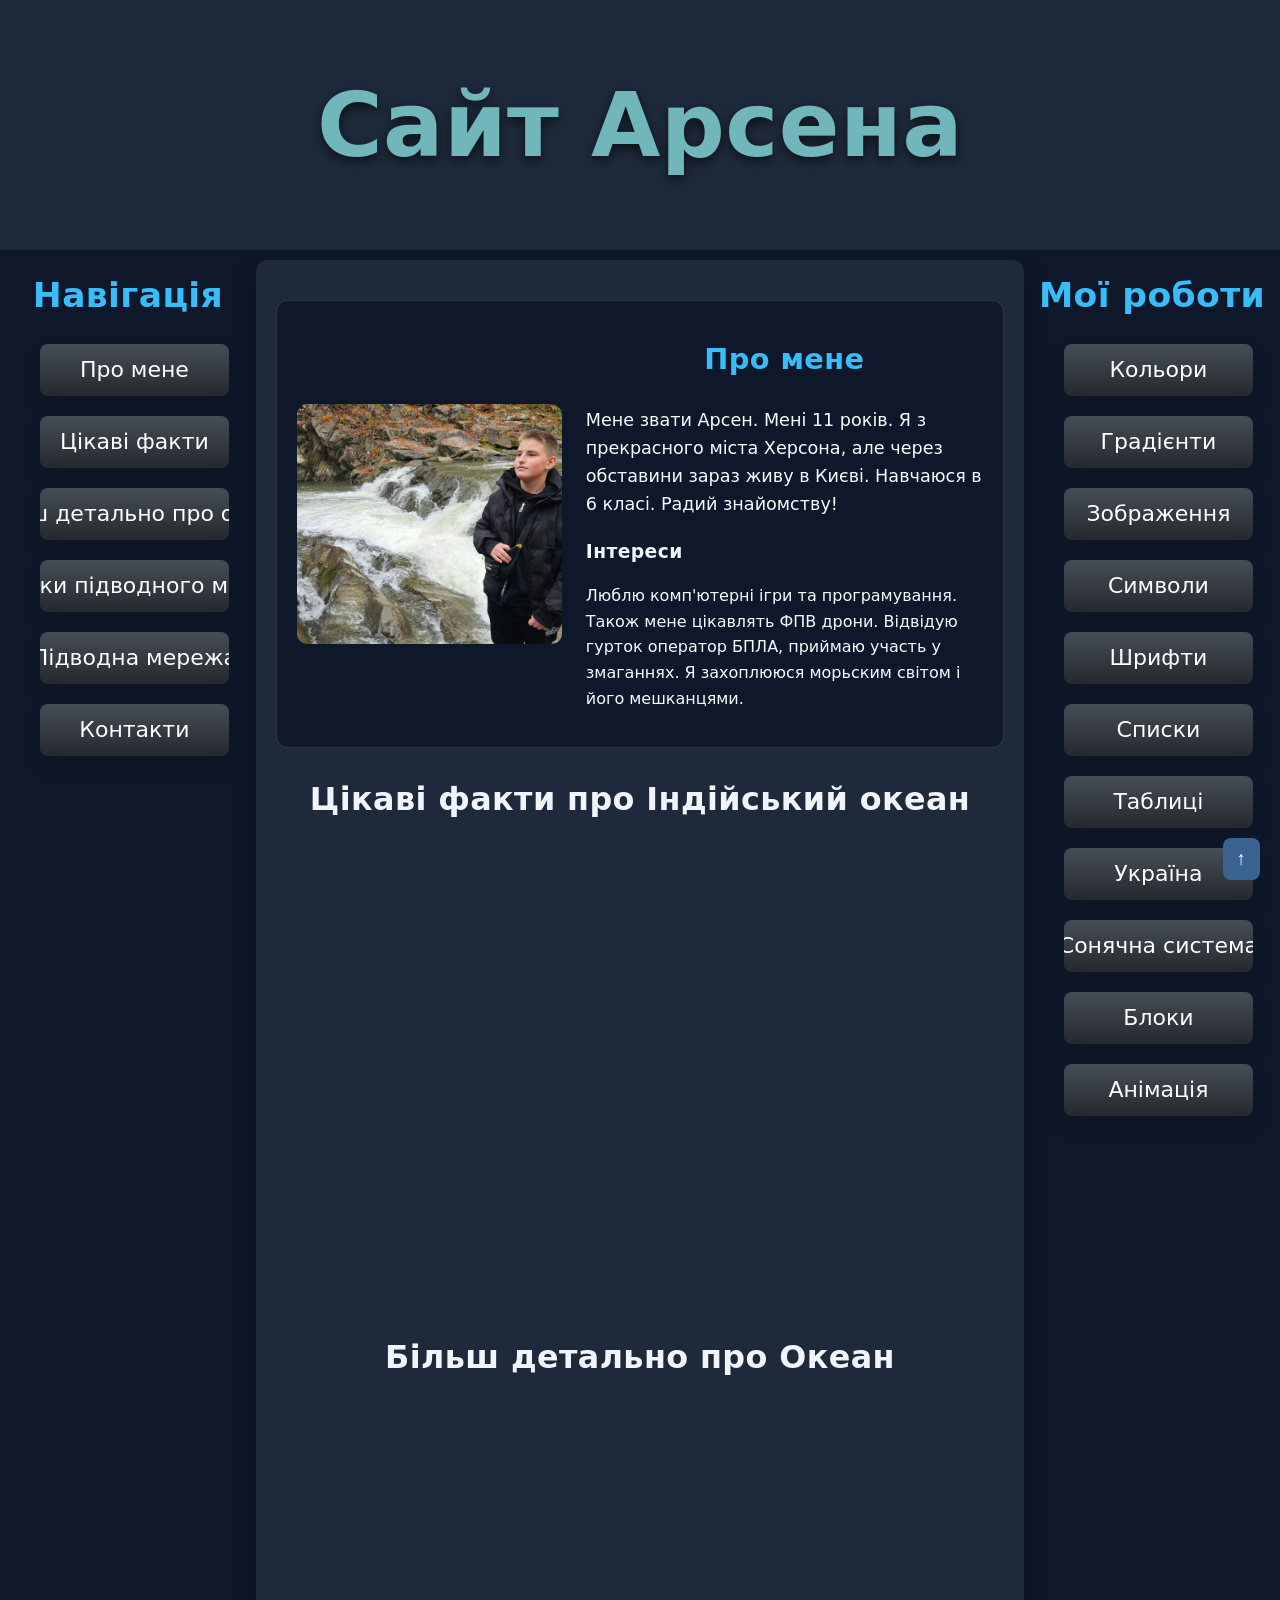
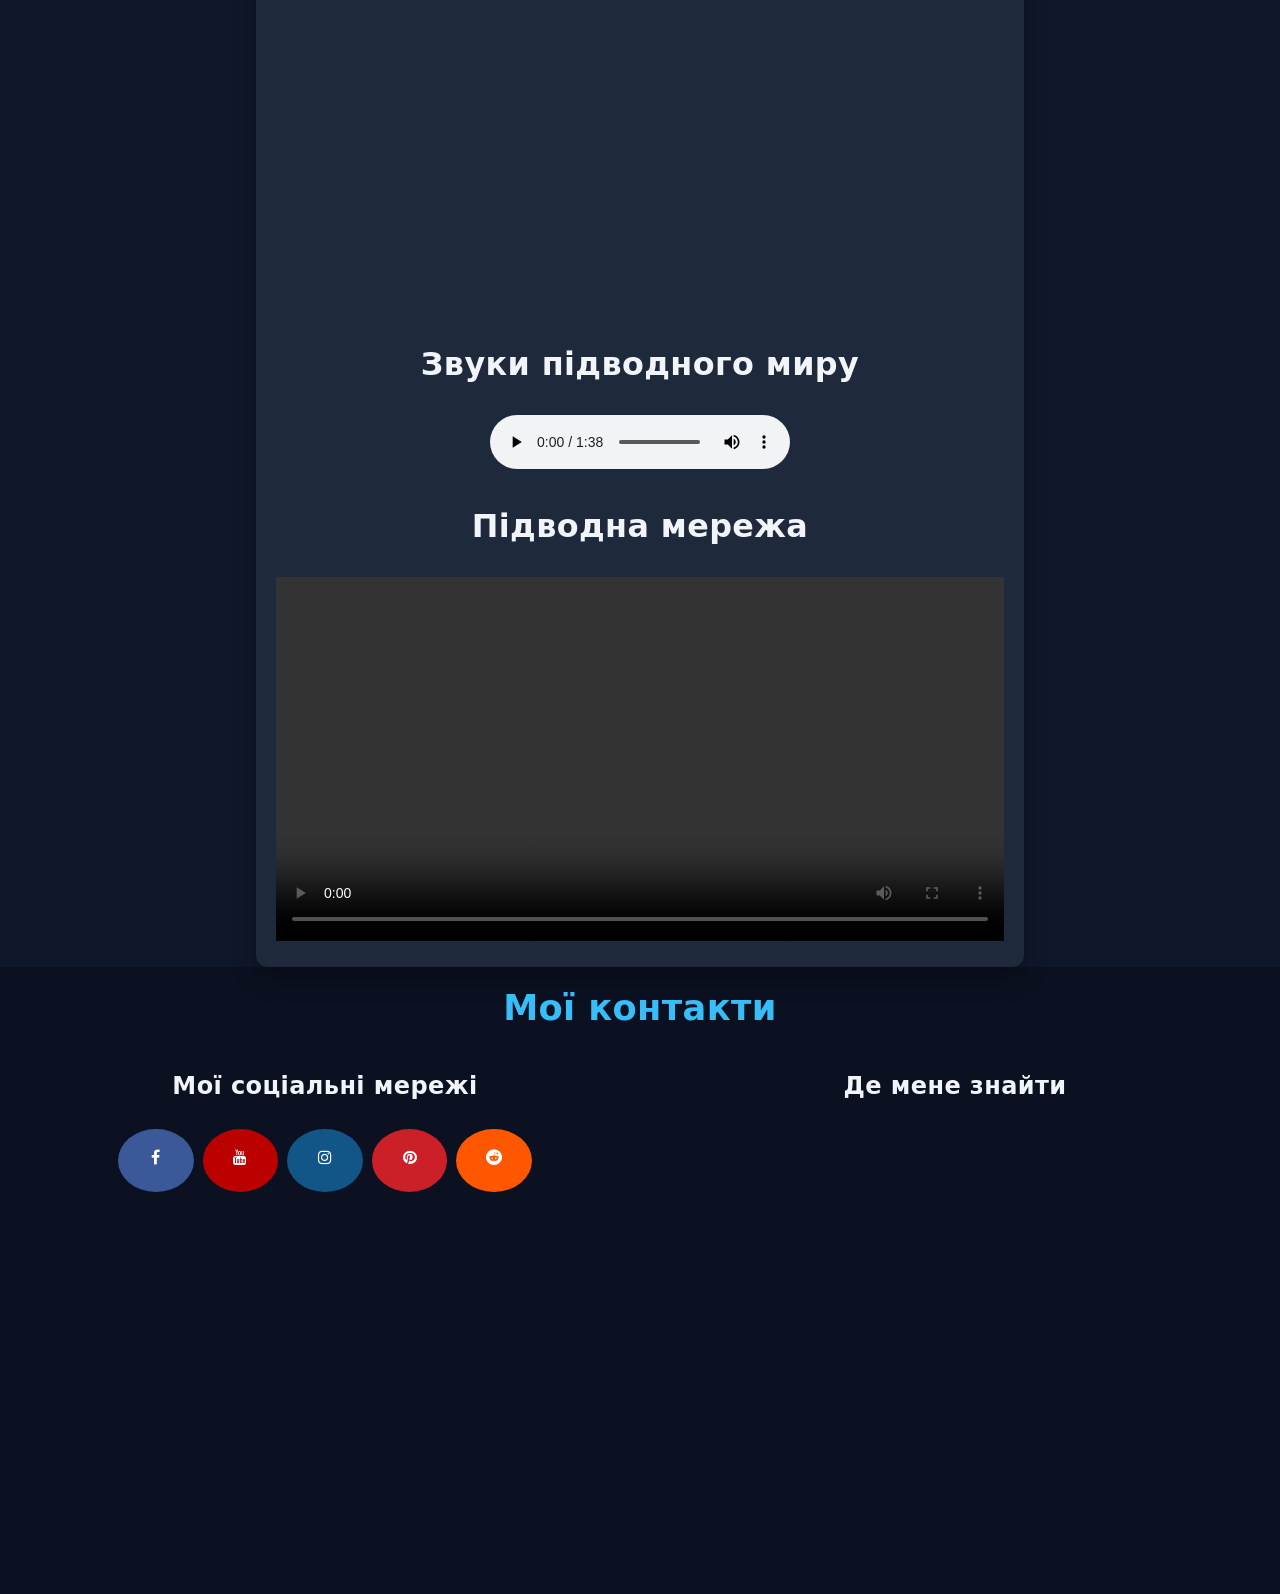
<file: index.html>
<!DOCTYPE html>
<html lang="en">
<head>
    <meta charset="UTF-8">
    <meta name="viewport" content="width=device-width, initial-scale=1.0">
    <title>Мій сайт</title>
    <link rel="stylesheet" href="site.css">
    <link rel="shortcut icon" href="images/android-chrome-512x512.png" >
    <link rel="stylesheet" href="https://cdnjs.cloudflare.com/ajax/libs/font-awesome/4.7.0/css/font-awesome.min.css">

</head>
<body>
    <header>
        <div class="bgvideo">
        <h1>Сайт Арсена</h1>
        <video src="video/lv_0_20261109210915.mp4" type="video/mp4" autoplay muted loop></video>
        </div>
    </header>
    <div class="page-layout">
    <nav>
        <h2>Навігація</h2>
<a href="#about-me"><button class="button-84">Про мене</button></a>
<a href="#Про Індійський океан"><button class="button-84">Цікаві факти</button></a>
<a href="#Про Океан"><button class="button-84">Більш детально про океан</button></a>
<a href="#Звуки Океану"><button class="button-84">Звуки підводного миру</button></a>
<a href="#Моє відео"><button class="button-84">Підводна мережа</button></a>
<a href="#contacts"><button class="button-84">Контакти</button></a>

    </nav>
    <main>
        <section id="about-me">
            
            <div class="about-content">
                <div class="about-photo-placeholder" role="img" aria-label="Місце для твого фото">
                    <img class="about-photo" src="images/photo_2026-11-06_23-38-37.jpg" alt="Моє фото">
                </div>
                <div class="about-description">
                    <h2 id="aboutmeex">Про мене</h2>
                    <p id="aboutme">Мене звати Арсен. Мені 11 років. Я з прекрасного міста Херсона, але через обставини зараз живу в Києві. Навчаюся в 6 класі. Радий знайомству!</p>
                    <h3 id="interests">Інтереси</h3>
                    <p>Люблю комп'ютерні ігри та програмування. Також мене цікавлять ФПВ дрони. Відвідую гурток оператор БПЛА, приймаю участь у змаганнях. Я захоплююся морьским світом і його мешканцями.</p>
                </div>
            </div>
        </section>
        <section id="Про Індійський океан" class="ocean">
            <h3>Цікаві факти про Індійський океан</h3>
           <iframe width="100%" height="450" src="https://www.youtube.com/embed/6gC5rIG_fLQ" title="INDIAN OCEAN. Record holder among the oceans" frameborder="0" allow="accelerometer; autoplay; clipboard-write; encrypted-media; gyroscope; picture-in-picture; web-share" referrerpolicy="strict-origin-when-cross-origin" allowfullscreen></iframe>
        </section>
        <section id="Про Океан" class="about-ocean">
            <h3>Більш детально про Океан</h3>
            <iframe width="100%" height="500" src="https://uk.wikipedia.org/wiki/%D0%9E%D0%BA%D0%B5%D0%B0%D0%BD" frameborder="0"></iframe>
        </section>
        <section id="Звуки Океану" class="ocean-sounds">
            <h3>Звуки підводного миру</h3>
            <audio src="audio/38955a09de5f71d.mp3" controls></audio>
        </section>
        <section id="Моє відео" class="video-section">
            <h3> Підводна мережа</h3>
            <video controls width="100%">
                <source src="video/video_2026-11-06_22-08-20.mp4" type="video/mp4">
            </video>
        </section>
    </main>
    <aside id="myworks">
        <h2>Мої роботи</h2>
        <a href="работы/base.html" target="_blank"><button class="button-84">Кольори</button></a>
        <a href="работы/gradients.html" target="_blank"><button class="button-84">Градієнти</button></a>
        <a href="работы/image.html" target="_blank"><button class="button-84">Зображення</button></a>
        <a href="работы/symbols.html" target="_blank"><button class="button-84">Символи</button></a>
        <a href="работы/fonts.html" target="_blank"><button class="button-84">Шрифти</button></a>
        <a href="работы/font.html" target="_blank"><button class="button-84">Списки</button></a>
        <a href="работы/table.html" target="_blank"><button class="button-84">Таблиці</button></a>
        <a href="работы/text.html"target="_blank"><button class="button-84">Україна</button></a>
        <a href="работы/map.html" target="_blank"><button class="button-84">Сонячна система</button></a>
        <a href="работы/blocks.html" target="_blank"><button class="button-84">Блоки</button></a>
        <a href="работы/animation.html" target="_blank"><button class="button-84">Анімація</button></a>




    </aside>
    </div>

    <a class="back-to-top" href="#top">↑</a>
    
    <footer id="contacts">
        <h2 class="mycontext">Мої контакти</h2>
         <section class="mc" id="mysocialmidea">
    <h3 class="myconh3">Мої соціальні мережі</h3>

    <a href="https://www.facebook.com/profile.php?id=61596025631586" class="fa fa-facebook" target="_blank"></a>       
    <a href="https://www.youtube.com/@dvwvert" class="fa fa-youtube" target="_blank"></a>
    <a href="https://www.instagram.com/xaar.ol/" class="fa fa-instagram" target="_blank"></a>
    <a href="https://www.pinterest.com/arsen237256/" class="fa fa-pinterest" target="_blank"></a>
    <a href="https://www.reddit.com/user/Dry-Arm-9119/" class="fa fa-reddit" target="_blank"></a>

         </section>
         <section class="mc" id="whereyoucanfindme">
            <h3 class="myconh3">Де мене знайти</h3>
            <iframe src="https://www.google.com/maps/embed?pb=!1m18!1m12!1m3!1d2739.3744262457203!2d32.594188076773186!3d46.63911965428371!2m3!1f0!2f0!3f0!3m2!1i1024!2i768!4f13.1!3m3!1m2!1s0x40c41ac080024da7%3A0x38ae8cf03de8221a!2z0YPQuy4g0JrQvtC80LrQvtCy0LA!5e0!3m2!1sru!2sua!4v1793904978768!5m2!1sru!2sua" width="600" height="450" style="border:0;" allowfullscreen="" loading="lazy" referrerpolicy="strict-origin-when-cross-origin"></iframe>
         </section>
         </footer>
</body>
</html>
</file>
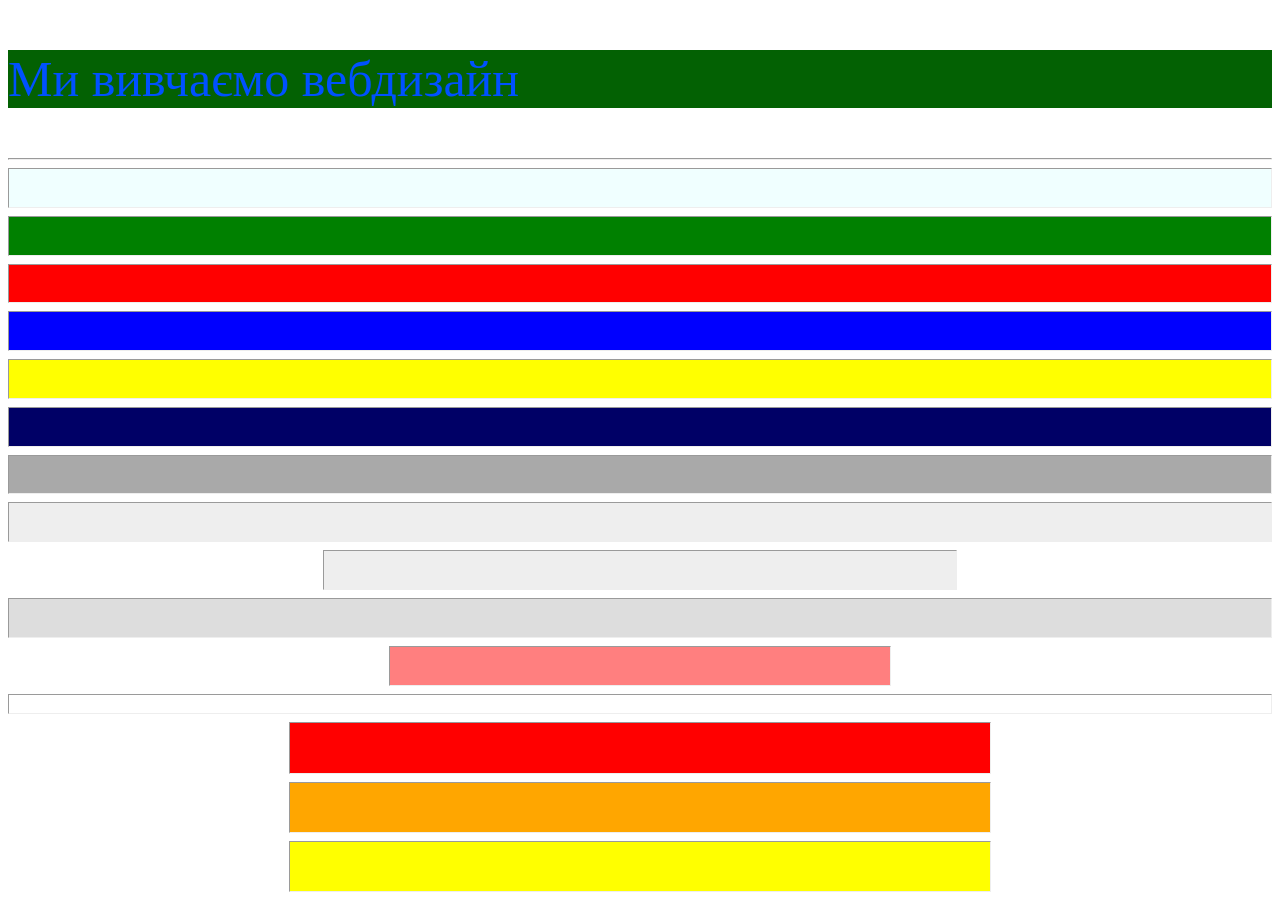
<file: работы/base.html>
<!DOCTYPE html>
<html lang="en">
<head>
    <meta charset="UTF-8">
    <meta name="viewport" content="width=device-width, initial-scale=1.0">
    <title>Ми вивчаємо вебдизайн</title>
</head>
<body style="background-color: rgb(255, 255, 255);">
    <p style="color: rgb(0, 81, 255); font-size: 50px; background-color: rgb(3, 97, 3);">Ми вивчаємо вебдизайн</p>
    <hr>
    <hr style="height: 1cm; background-color: azure;">
    <hr style="height: 1cm; background-color: green;">
    <hr style="height: 1cm; background-color: #ff0000;">
    <hr style="height: 1cm; background-color: #00f;">
    <hr style="height: 1cm; background-color: #ffff00;">
    <hr style="height: 1cm; background-color: #000066;">
    <hr style="height: 1cm; background-color: #a9a9a9;">
    <hr style="height: 1cm; background-color: #eee;">
    <hr style="height: 1cm; background-color: #eee; width: 50%;">
    <hr style="height: 1cm; background-color: #ddd;"> 
    <hr style="height: 1cm; background-color: rgba(255, 0, 0, 0.5); width: 500px;">
    <hr style="height: 0.5cm; background-color: #ffffff;">
    <hr style="height: 1.3cm; background-color: #ff0000; width: 700px;">
    <hr style="height: 1.3cm; background-color: #ffa600; width: 700px;">
    <hr style="height: 1.3cm; background-color: #ffff00; width: 700px;">
    

</body>
</html>
</file>
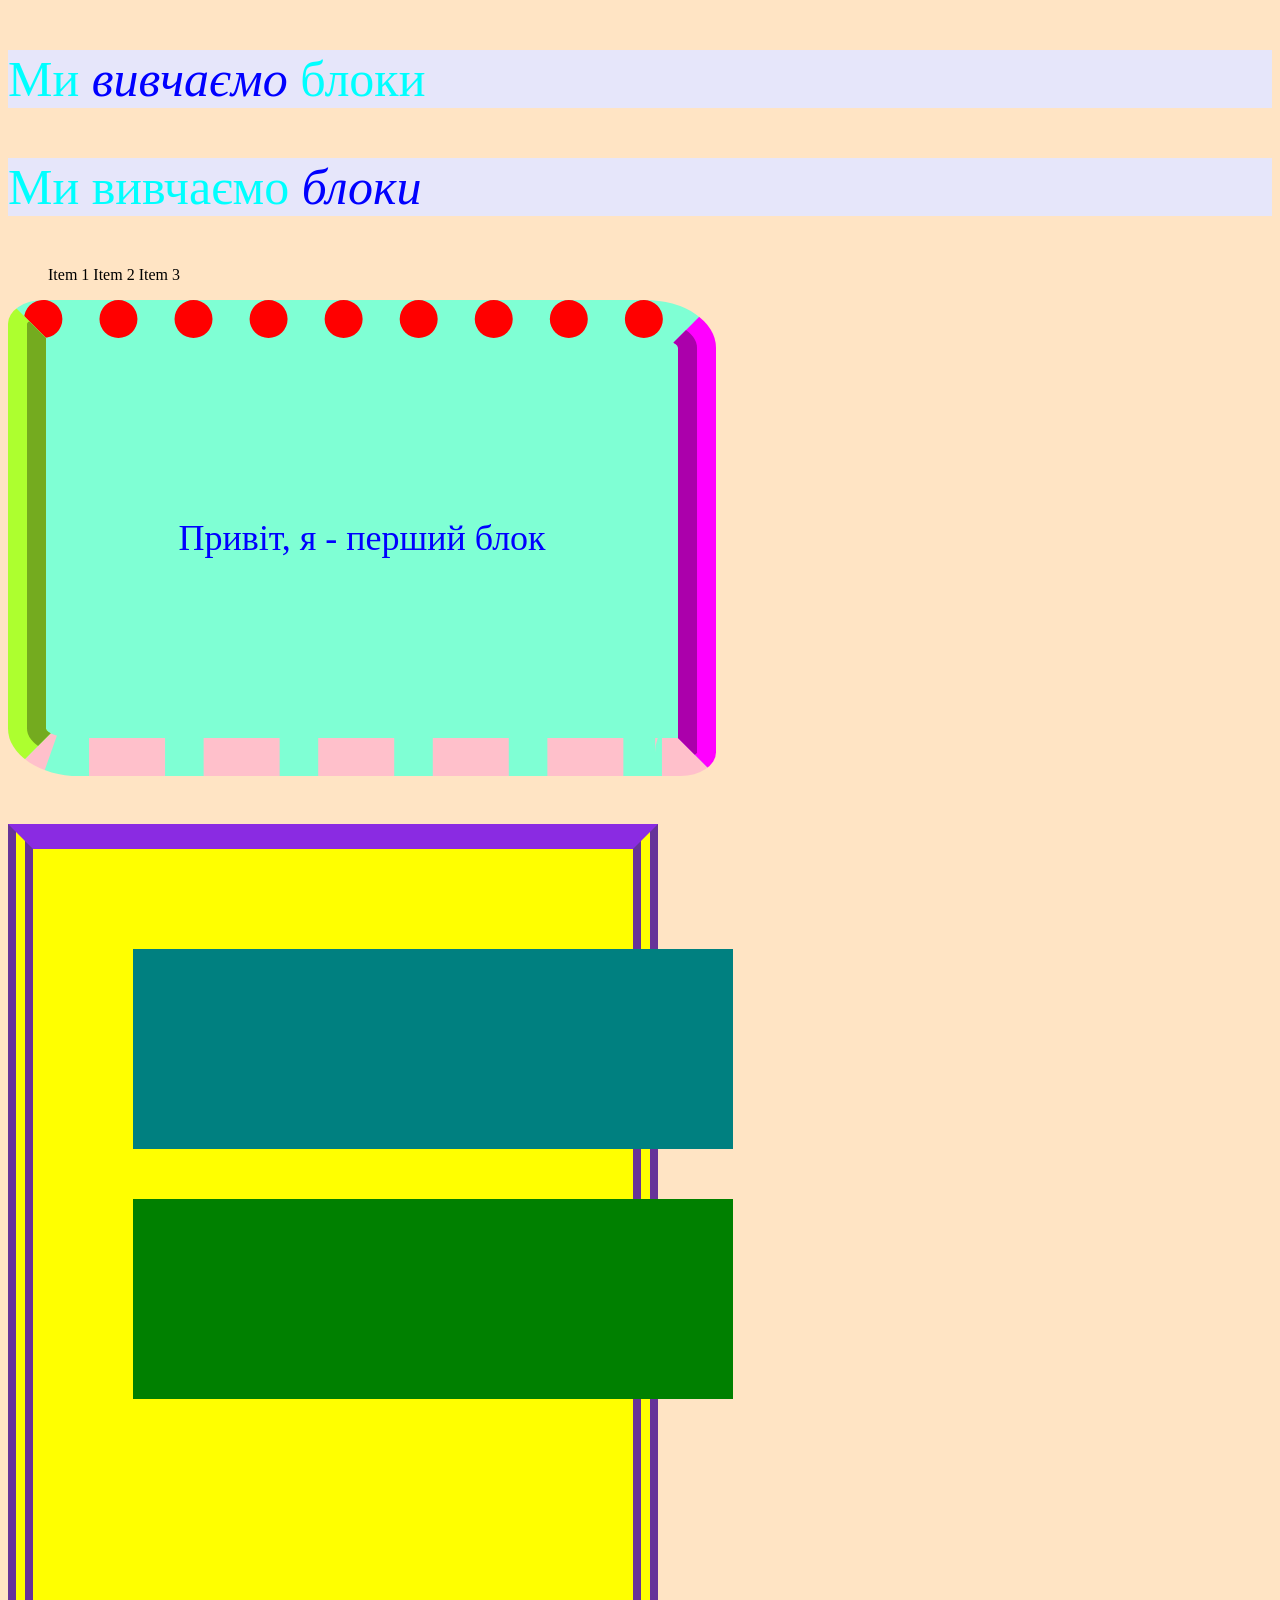
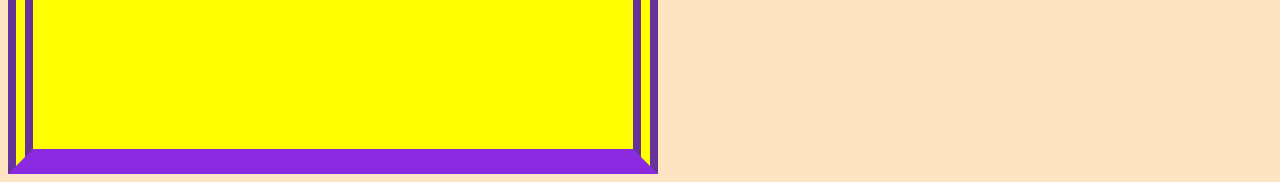
<file: работы/blocks.html>
<!DOCTYPE html>
<html lang="en">
<head>
    <meta charset="UTF-8">
    <meta name="viewport" content="width=device-width, initial-scale=1.0">
    <title>Document</title>
    <link rel="stylesheet" href="css/block.css">
</head>
<body>
    <p>Ми <span>вивчаємо</span> блоки</p>
    <p>Ми вивчаємо <span>блоки</span></p>
    <ul>
        <li>Item 1</li>
        <li>Item 2</li>
        <li>Item 3</li>
    </ul>
    <div id="first">Привіт, я - перший блок</div>
    <div id="second">
        <div id="third"> </div>
        <div id="fourth"> </div>
    </div>
    
</body>
</html>
</file>
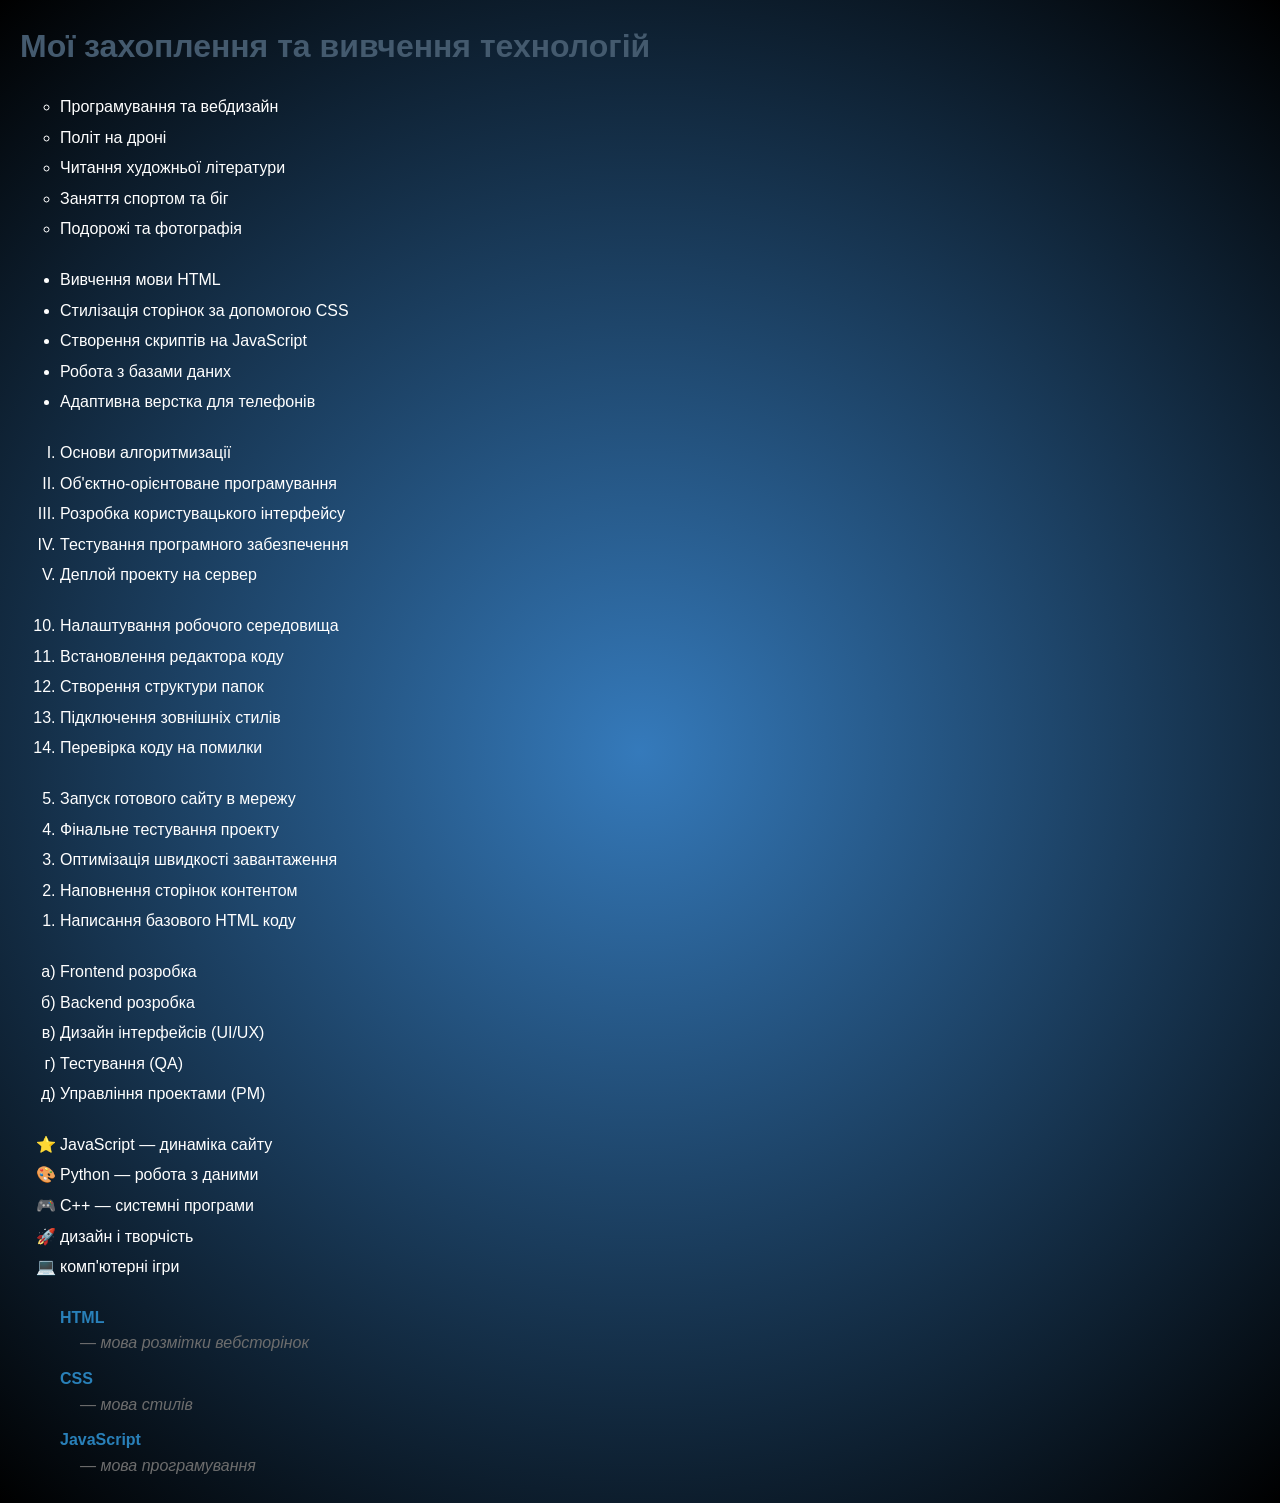
<file: работы/font.html>
<!DOCTYPE html>
<html lang="uk">
<head>
    <meta charset="UTF-8">
    <meta name="viewport" content="width=device-width, initial-scale=1.0">
    <title>Мої захоплення</title>
    <link rel="stylesheet" href="css/fonts.css">
</head>
<body>
    <h1>Мої захоплення та вивчення технологій</h1>
    <ul class="m1">
        <li>Програмування та вебдизайн</li>
        <li>Політ на дроні</li>
        <li>Читання художньої літератури</li>
        <li>Заняття спортом та біг</li>
        <li>Подорожі та фотографія</li>
    </ul>
    <ul class="m2">
        <li>Вивчення мови HTML</li>
        <li>Стилізація сторінок за допомогою CSS</li>
        <li>Створення скриптів на JavaScript</li>
        <li>Робота з базами даних</li>
        <li>Адаптивна верстка для телефонів</li>
    </ul>
    <ol class="o1">
        <li>Основи алгоритмизації</li>
        <li>Об'єктно-орієнтоване програмування</li>
        <li>Розробка користувацького інтерфейсу</li>
        <li>Тестування програмного забезпечення</li>
        <li>Деплой проекту на сервер</li>
    </ol>
    <ol class="o2" start="10">
        <li>Налаштування робочого середовища</li>
        <li>Встановлення редактора коду</li>
        <li>Створення структури папок</li>
        <li>Підключення зовнішніх стилів</li>
        <li>Перевірка коду на помилки</li>
    </ol>
    <ol class="o3" reversed>
        <li>Запуск готового сайту в мережу</li>
        <li>Фінальне тестування проекту</li>
        <li>Оптимізація швидкості завантаження</li>
        <li>Наповнення сторінок контентом</li>
        <li>Написання базового HTML коду</li>
    </ol>
    <ol class="l1">
        <li>Frontend розробка</li>
        <li>Backend розробка</li>
        <li>Дизайн інтерфейсів (UI/UX)</li>
        <li>Тестування (QA)</li>
        <li>Управління проектами (PM)</li>
    </ol>
    <ol class="l2">
        <li>JavaScript — динаміка сайту</li>
        <li>Python — робота з даними</li>
        <li>C++ — системні програми</li>
        <li>дизайн і творчість</li>
        <li>комп'ютерні ігри</li>
    </ol>
    <dl class="d1">
        <dt>HTML</dt>
        <dd>— мова розмітки вебсторінок</dd>
        
        <dt>CSS</dt>
        <dd>— мова стилів</dd>
        
        <dt>JavaScript</dt>
        <dd>— мова програмування</dd>
    </dl>

</body>
</html>
</file>
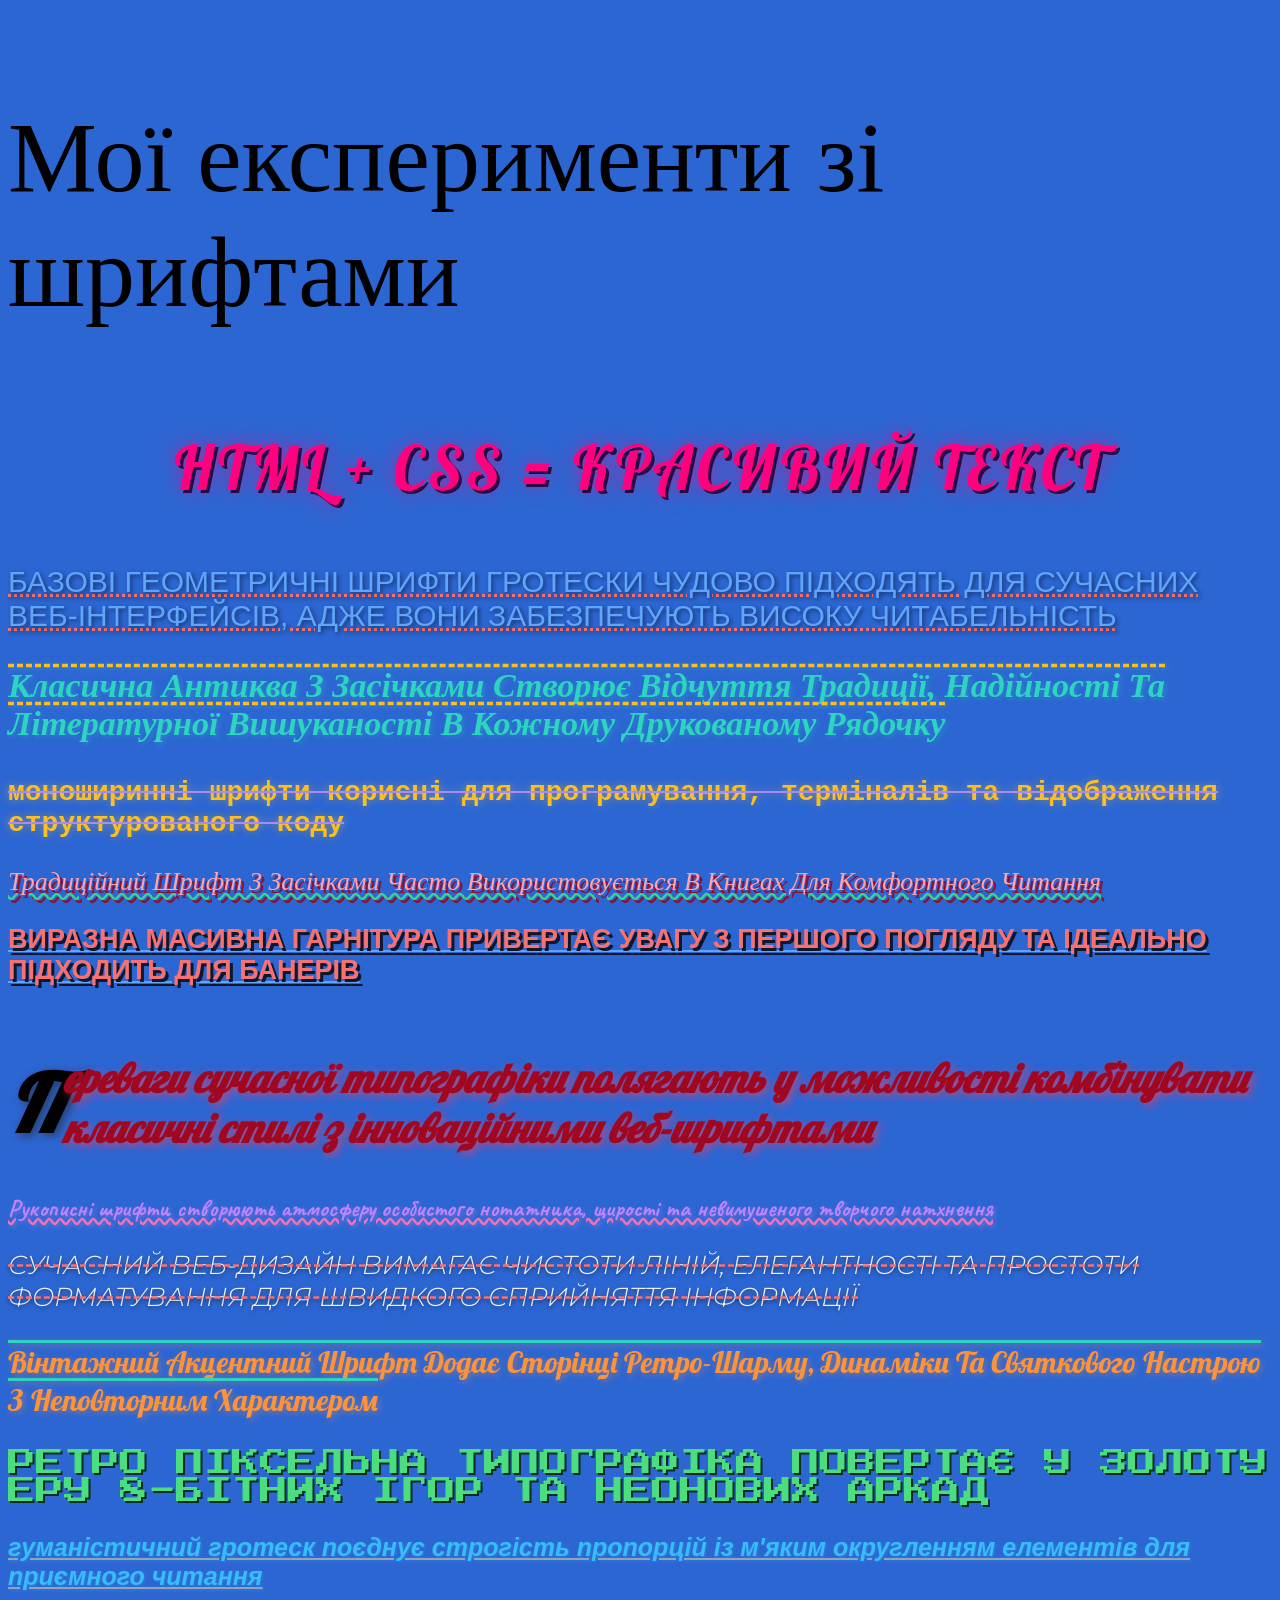
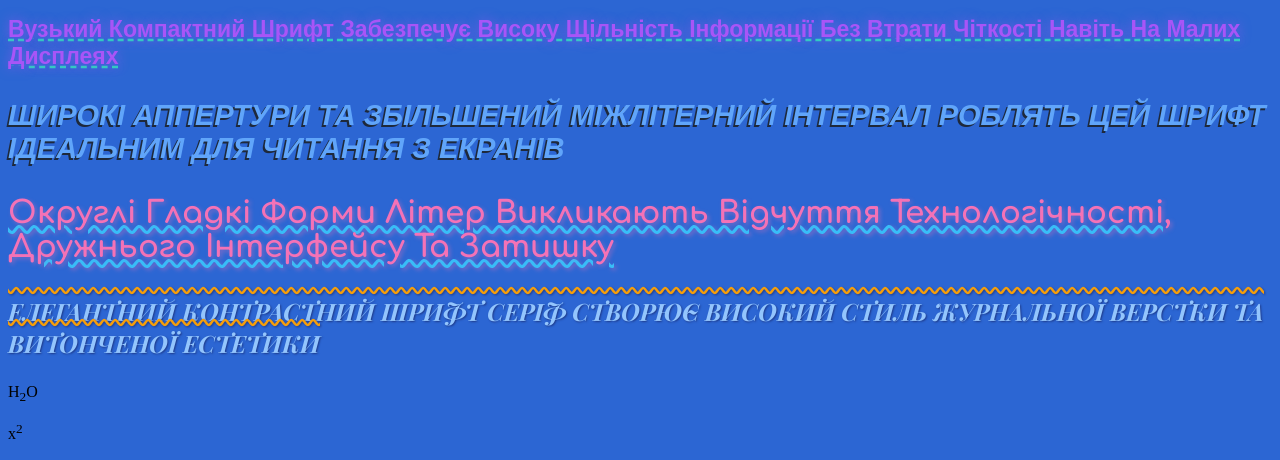
<file: работы/fonts.html>
<!DOCTYPE html>
<html lang="en">
<head>
    <meta charset="UTF-8">
    <meta name="viewport" content="width=device-width, initial-scale=1.0">
    <title>Document</title>
    <link rel="stylesheet" href="css/font.css">
    <link rel="preconnect" href="https://fonts.googleapis.com">
    <link rel="preconnect" href="https://fonts.gstatic.com" crossorigin>
    <link href="https://fonts.googleapis.com/css2?family=Caveat:wght@600;700&family=Comfortaa:wght@400;700&family=Lobster&family=Montserrat:wght@300;400;600;800&family=Pacifico&family=Playfair+Display:ital,wght@0,600;1,400;1,700&family=Press+Start+2P&display=swap" rel="stylesheet">
  
<body>
    <p class="p1">Мої експерименти зі шрифтами</p>
    <p class="p17">HTML + CSS = КРАСИВИЙ ТЕКСТ</p>
    <p class="p2">Базові геометричні шрифти гротески чудово підходять для сучасних веб-інтерфейсів, адже вони забезпечують високу читабельність</p>
    <p class="p3">Класична антиква з засічками створює відчуття традиції, надійності та літературної вишуканості в кожному друкованому рядочку</p>
    <p class="p4">Моноширинні шрифти корисні для програмування, терміналів та відображення структурованого коду</p>
    <p class="p5">Традиційний шрифт з засічками часто використовується в книгах для комфортного читання</p>
    <p class="p6">Виразна масивна гарнітура привертає увагу з першого погляду та ідеально підходить для банерів</p>
    <p class="p7"><span class="s1">П</span>ереваги сучасної типографіки полягають у можливості комбінувати класичні стилі з інноваційними веб-шрифтами</p>
    <p class="p8">Рукописні шрифти створюють атмосферу особистого нотатника, щирості та невимушеного творчого натхнення</p>
    <p class="p9">Сучасний веб-дизайн вимагає чистоти ліній, елегантності та простоти форматування для швидкого сприйняття інформації</p>
    <p class="p10">Вінтажний акцентний шрифт додає сторінці ретро-шарму, динаміки та святкового настрою з неповторним характером</p>
    <p class="p11">Ретро піксельна типографіка повертає у золоту еру 8-бітних ігор та неонових аркад</p>
    <p class="p12">Гуманістичний гротеск поєднує строгість пропорцій із м'яким округленням елементів для приємного читання</p>
    <p class="p13">Вузький компактний шрифт забезпечує високу щільність інформації без втрати чіткості навіть на малих дисплеях</p>
    <p class="p14">Широкі аппертури та збільшений міжлітерний інтервал роблять цей шрифт ідеальним для читання з екранів</p>
    <p class="p15">Округлі гладкі форми літер викликають відчуття технологічності, дружнього інтерфейсу та затишку</p>
    <p class="p16">Елегантний контрастний шрифт серіф створює високий стиль журнальної верстки та витонченої естетики</p>
    <p>H<sub>2</sub>O</p>
    <p>x<sup>2</sup></p>
    

</body>
</html>
</file>
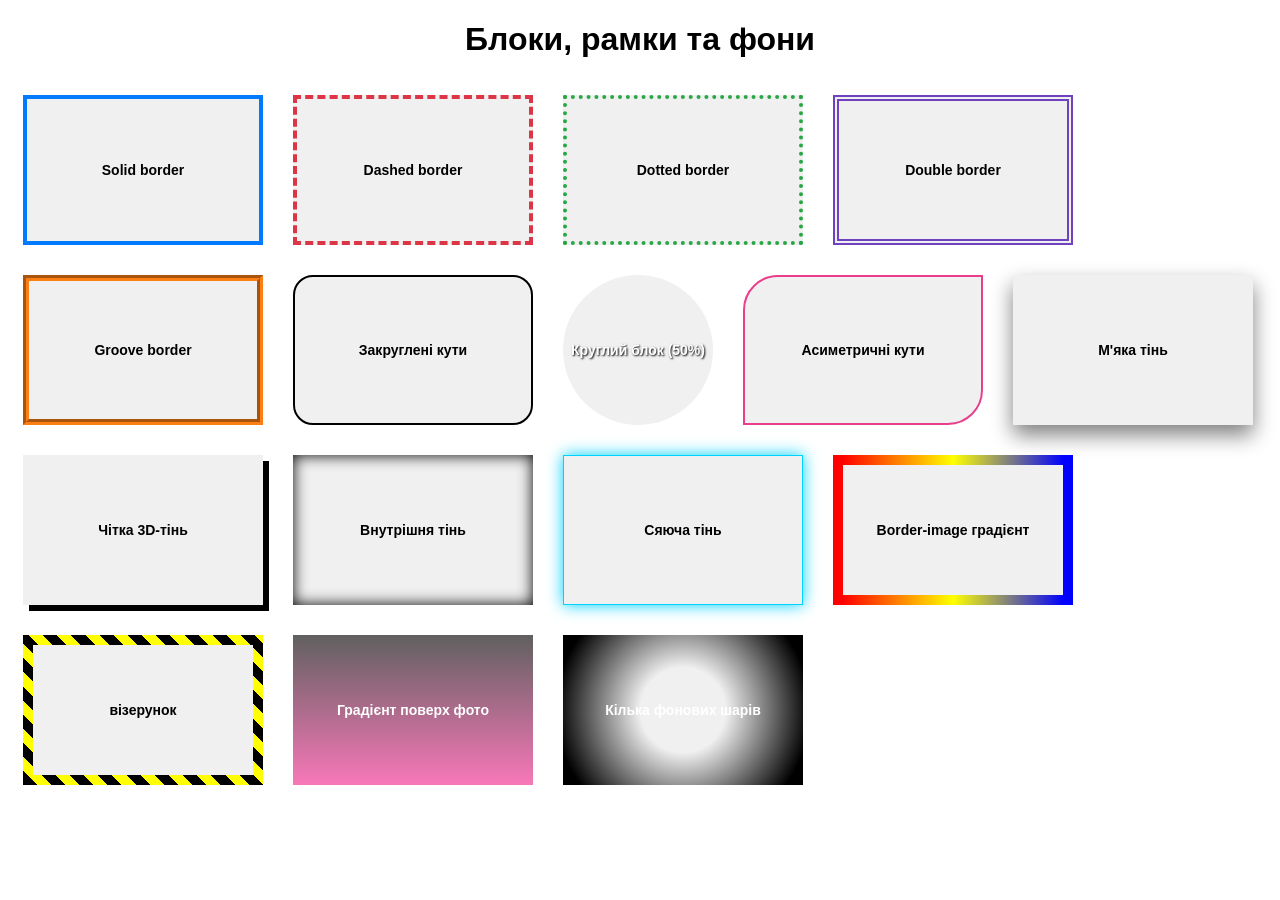
<file: работы/gradients.html>
<!DOCTYPE html>
<html lang="uk">
<head>
  <meta charset="UTF-8">
  <title>Document</title>
  <style>
    div {
      width: 240px;
      height: 150px;
      margin: 15px;
      float: left;
      background-color: #f0f0f0;
      font-family: sans-serif;
      font-weight: bold;
      font-size: 14px;
      display: flex;
      align-items: center;
      justify-content: center;
      text-align: center;
      box-sizing: border-box;
    }
  </style>
</head>
<body>
  <h1 style="text-align: center; font-family: sans-serif;">Блоки, рамки та фони</h1>
  <div style="border: 4px solid #007bff;">Solid border</div>
  <div style="border: 4px dashed #dc3545;">Dashed border</div>
  <div style="border: 4px dotted #28a745;">Dotted border</div>
  <div style="border: 6px double #6f42c1;">Double border</div>
  <div style="border: 6px groove #fd7e14;">Groove border</div>
  <div style="border: 2px solid black; border-radius: 20px;">Закруглені кути</div>
  <div style="width: 150px; height: 150px; border-radius: 50%; background-image: url('https://picsum.photos/id/1025/200/200'); background-size: cover; color: white; text-shadow: 1px 1px 2px black;">Круглий блок (50%)</div>
  <div style="border: 2px solid #e83e8c; border-radius: 35px 0px 35px 0px;">Асиметричні кути</div>
  <div style="box-shadow: 0px 10px 20px gray;">М'яка тінь</div>
  <div style="box-shadow: 6px 6px 0px black;">Чітка 3D-тінь</div>
  <div style="box-shadow: inset 0px 0px 15px black;">Внутрішня тінь</div>
  <div style="box-shadow: 0px 0px 15px #00d2ff; border: 1px solid #00d2ff;">Сяюча тінь</div>
  <div style="border: 10px solid transparent; border-image: linear-gradient(to right, red, yellow, blue) 1;">Border-image градієнт</div>
  <div style="border: 10px solid transparent; border-image: repeating-linear-gradient(45deg, black, black 10px, yellow 10px, yellow 20px) 10;">візерунок</div>
  <div style="background-image: linear-gradient(rgba(0,0,0,0.6), rgba(255,0,128,0.5)), url('https://picsum.photos/id/1018/400/300'); background-size: cover; color: white;">Градієнт поверх фото</div>
  <div style="background-image: radial-gradient(circle, transparent 30%, black 90%), url('https://picsum.photos/id/1015/400/300'); background-size: cover; color: white;">Кілька фонових шарів</div>

</body>
</html>
</file>
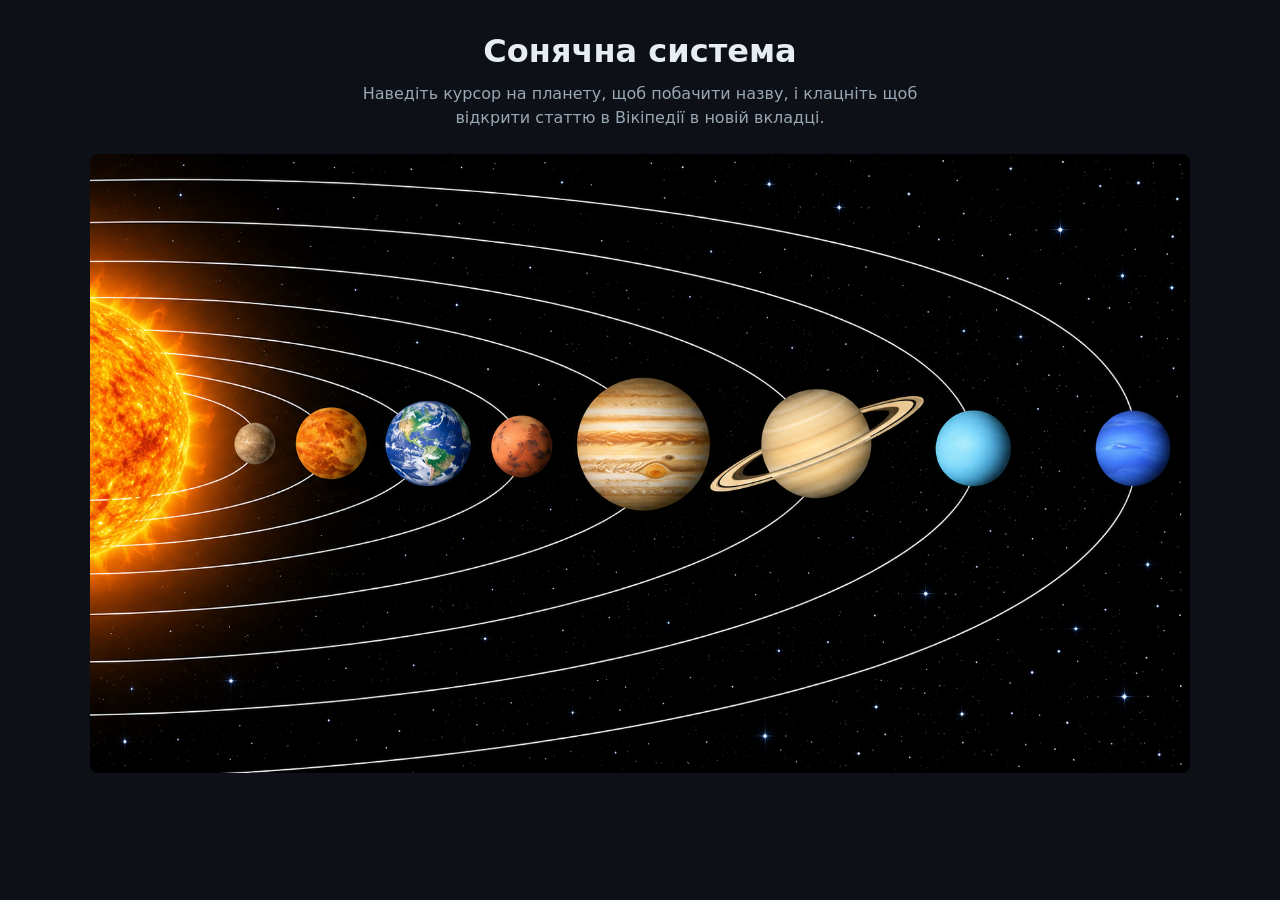
<file: работы/map.html>
<!DOCTYPE html>
<html lang="uk">
<head>
    <meta charset="UTF-8">
    <meta name="viewport" content="width=device-width, initial-scale=1.0">
    <title>Сонячна система</title>
    <link rel="stylesheet" href="css/map.css">
</head>
<body>
    <main class="page">
        <h1>Сонячна система</h1>
        <p class="hint">Наведіть курсор на планету, щоб побачити назву, і клацніть щоб відкрити статтю в Вікіпедії в новій вкладці.</p>

        <img class="solar-system" src="images.dz/Сонячна система_ планети на орбітах.png" alt="Сонячна система" usemap="#solar-system">
        <map name="solar-system">
            <area shape="circle" coords="245,440,30" href="https://uk.wikipedia.org/wiki/Меркурій" alt="Меркурій" title="Меркурій" target="_blank">
            <area shape="circle" coords="360,440,50" href="https://uk.wikipedia.org/wiki/Венера" alt="Венера" title="Венера" target="_blank">
            <area shape="circle" coords="510,440,70" href="https://uk.wikipedia.org/wiki/Земля" alt="Земля" title="Земля" target="_blank">
            <area shape="circle" coords="650,440,50" href="https://uk.wikipedia.org/wiki/Марс" alt="Марс" title="Марс" target="_blank">
            <area shape="circle" coords="840,440,100" href="https://uk.wikipedia.org/wiki/Юпітер" alt="Юпітер" title="Юпітер" target="_blank">
            <area shape="circle" coords="1100,440,90" href="https://uk.wikipedia.org/wiki/Сатурн" alt="Сатурн" title="Сатурн" target="_blank">
            <area shape="circle" coords="1340,440,60" href="https://uk.wikipedia.org/wiki/Уран_(планета)" alt="Уран" title="Уран" target="_blank">
            <area shape="circle" coords="1586,440,60" href="https://uk.wikipedia.org/wiki/Нептун_(планета)" alt="Нептун" title="Нептун" target="_blank">
            <area shape="circle" coords="0,400,175" href="https://uk.wikipedia.org/wiki/Сонце" alt="Сонце" title="Сонце" target="_blank">
        </map>
        
    <script>
        const img = document.querySelector('.solar-system');
        const areas = document.querySelectorAll('map[name="solar-system"] area');
        areas.forEach(a => a.dataset.orig = a.coords);

        function rescale() {
            if (!img.naturalWidth) return;
            const k = img.clientWidth / img.naturalWidth;
            areas.forEach(a => {
                a.coords = a.dataset.orig.split(',').map(n => Math.round(n * k)).join(',');
            });
        }

        img.addEventListener('load', rescale);
        window.addEventListener('resize', rescale);
        if (img.complete) rescale();
    </script>
    </main>
</body>
</html>
</file>
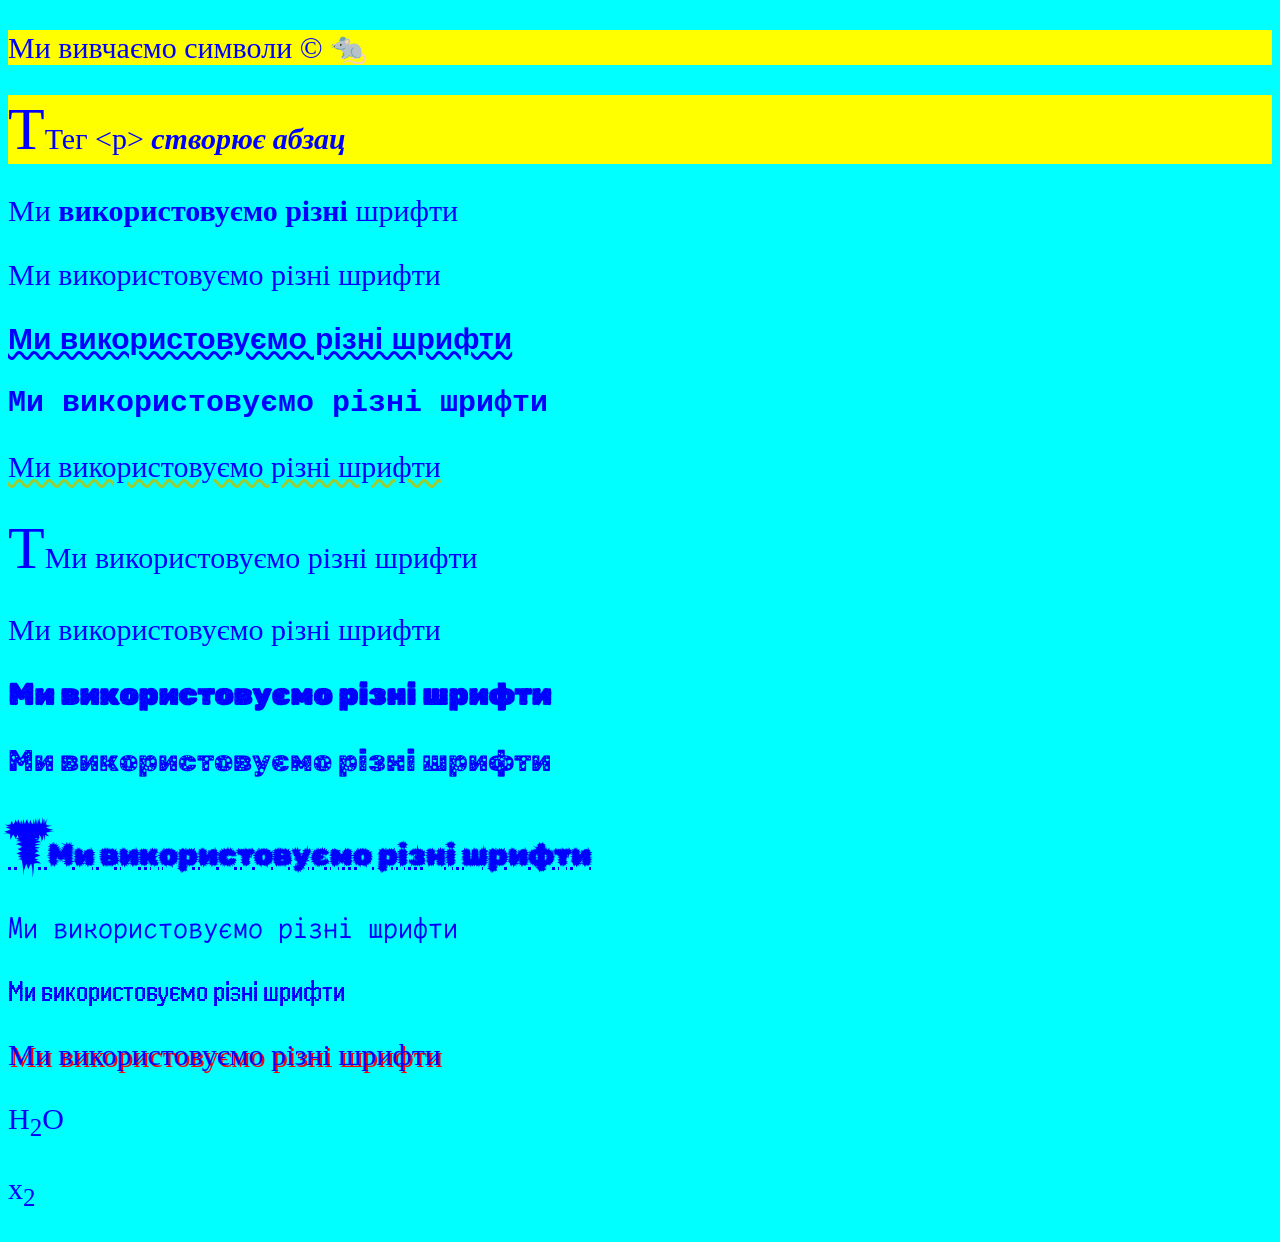
<file: работы/symbols.html>
<!DOCTYPE html>
<html lang="en">
<head>
    <meta charset="UTF-8">
    <meta name="viewport" content="width=device-width, initial-scale=1.0">
    <title>Symbols</title>
    <link rel="stylesheet" href="css/symbols.css">
    <link rel="preconnect" href="https://fonts.googleapis.com">
<link rel="preconnect" href="https://fonts.gstatic.com" crossorigin>
<link href="https://fonts.googleapis.com/css2?family=Caveat:wght@400..700&family=Handjet:wght,ELSH@100..900,2&family=LXGW+WenKai+Mono+TC&family=Rubik+Beastly&family=Rubik+Dirt&family=Rubik+Moonrocks&display=swap" rel="stylesheet">
</head>
<body>
    <p class="p1">Ми вивчаємо символи &#169; &#128000; </p>
    <p class="p1"><span class="s1">Т</span>Тег &lt;p&gt; <i><b>створює абзац</b></i> </p>
    <p class="p2">Ми <b>використовуємо різні</b> шрифти</p>
    <p class="p2">Ми використовуємо різні шрифти</p>
    <p class="p3">Ми використовуємо різні шрифти</p>
    <p class="p4">Ми використовуємо різні шрифти</p>
    <p class="p5">Ми використовуємо різні шрифти</p>
    <p class="p6"><span class="s1">Т</span>Ми використовуємо різні шрифти</p>
    <p class="p7">Ми використовуємо різні шрифти</p>
    <p class="p8">Ми використовуємо різні шрифти</p>
    <p class="p9">Ми використовуємо різні шрифти</p>
    <p class="p10"><span class="s1">Т</span>Ми використовуємо різні шрифти</p>
    <p class="p11">Ми використовуємо різні шрифти</p>
    <p class="p12">Ми використовуємо різні шрифти</p>
    <p class="p13">Ми використовуємо різні шрифти</p>
    <p>H<sub>2</sub>O</p>
    <p>x<sub>2</sub></p>
</body>
</html>
</file>
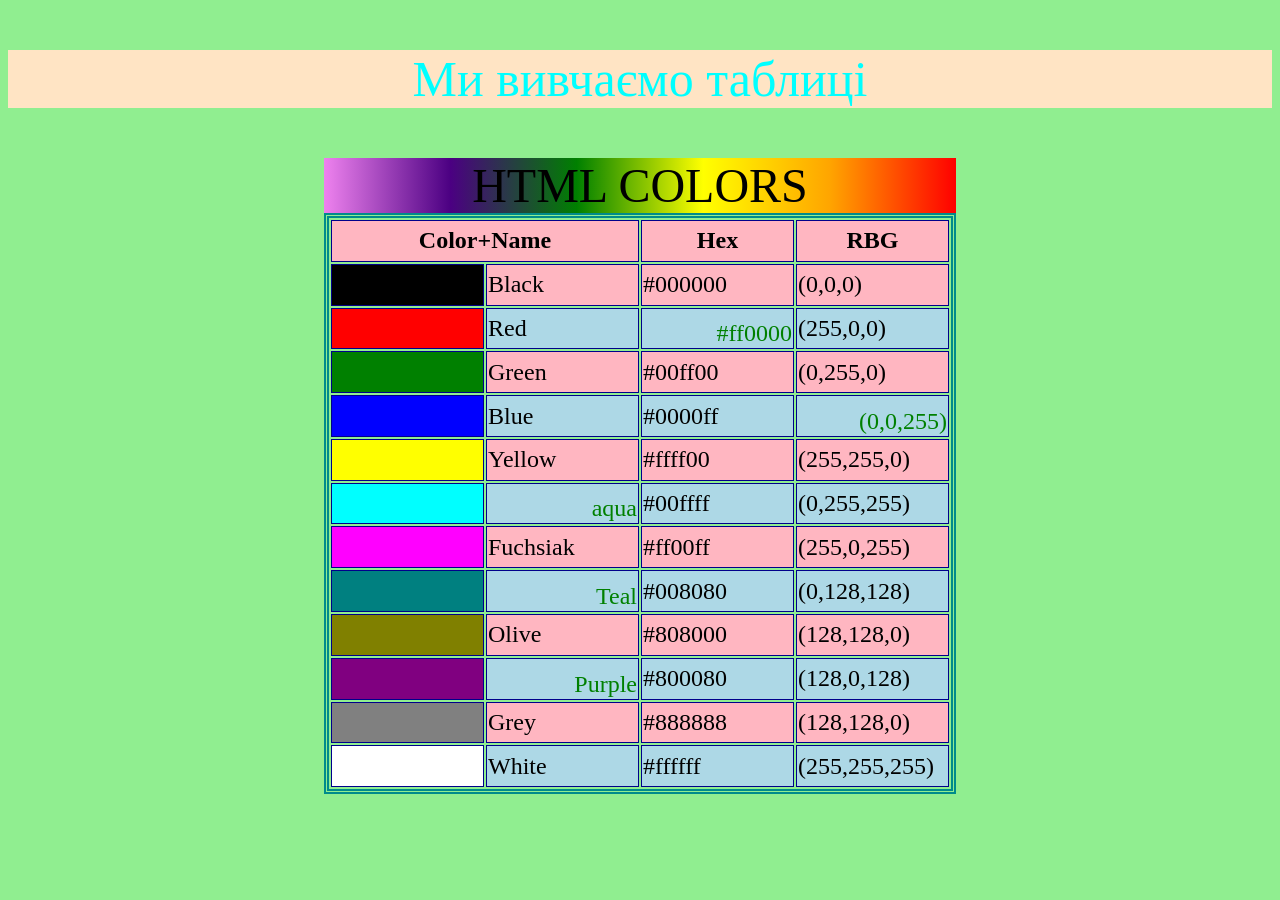
<file: работы/table.html>
<!DOCTYPE html>
<html lang="en">
<head>
    <meta charset="UTF-8">
    <meta name="viewport" content="width=device-width, initial-scale=1.0">
    <title>Document</title>
    <link rel="stylesheet" href="css/table.css">
</head>
<body>
    <p>Ми вивчаємо таблиці</p>
    <table>
        <caption>HTML colors</caption>
        <thead>
            <tr>
                <th colspan="2">Color+Name</th>
                <th>Hex</th>
                <th>RBG</th>
            </tr>
        </thead>
        <tbody>
            <tr>
                <td style="background-color: black;"></td>
                <td>Black</td>
                <td>#000000</td>
                <td>(0,0,0)</td>
            </tr>
            <tr>
                <td style="background-color: red;"></td>
                <td>Red</td>
                <td class="s1">#ff0000</td>
                <td>(255,0,0)</td>
            </tr>
            <tr>
                <td style="background-color: green;"></td>
                <td>Green</td>
                <td>#00ff00</td>
                <td>(0,255,0)</td>
            </tr>
            <tr>
                <td style="background-color: blue;"></td>
                <td>Blue</td>
                <td>#0000ff</td>
                <td class="s1">(0,0,255)</td>
            </tr>
            <tr>
                <td style="background-color: yellow;"></td>
                <td>Yellow</td>
                <td>#ffff00</td>
                <td>(255,255,0)</td>
            </tr>
            <tr>
                <td style="background-color: aqua;"></td>
                <td class="s1">aqua</td>
                <td>#00ffff</td>
                <td>(0,255,255)</td>
            </tr>
            <tr>
                <td style="background-color: fuchsia;"></td>
                <td>Fuchsiak</td>
                <td>#ff00ff</td>
                <td>(255,0,255)</td>
            </tr>
            <tr>
                <td style="background-color: teal;"></td>
                <td class="s1">Teal</td>
                <td>#008080</td>
                <td>(0,128,128)</td>
            </tr>
            <tr>
                <td style="background-color: olive;"></td>
                <td>Olive</td>
                <td>#808000</td>
                <td>(128,128,0)</td>
            </tr>
            <tr>
                <td style="background-color: purple;"></td>
                <td class="s1">Purple</td>
                <td>#800080</td>
                <td>(128,0,128)</td>
            </tr>
            <tr>
                <td style="background-color: grey;"></td>
                <td>Grey</td>
                <td>#888888</td>
                <td>(128,128,0)</td>
            </tr>
            <tr>
                <td style="background-color: white;"></td>
                <td>White</td>
                <td>#ffffff</td>
                <td>(255,255,255)</td>
            </tr>
        </tbody>
    </table>
</body>
</html>
</file>
<file: site.css>
body{
    background-color: #0f172a; 
    color: #f8fafc; 
    font-family: system-ui, -apple-system, BlinkMacSystemFont, 'Segoe UI', Roboto, sans-serif;
    margin: 0;
}

/*head*/

header{
    height: 250px;
    background-color: #1e293b; 
}

h1{
    font-size: 7vw;
    text-align: center;
    z-index: 2;
    color: #71b6bb;
    text-shadow: 0 4px 12px rgba(0, 0, 0, 0.6);
}

/*body*/

h2{
    text-align: center;
    color: #38bdf8; 
    margin-top: 15px;
}

h3{
    color: #f1f5f9;
}
.page-layout{
  display: flow-root;
}
nav, aside{
    font-size: 23px;
    width: 20%;
    float: left;
    box-sizing: border-box;
    padding: 10px;
    top: 10px;
    position: sticky;
}

main{
    width: 60%;
    background-color: #1e293b;
    float: left;
    box-sizing: border-box;
    padding: 20px;
    border-radius: 12px;
    box-shadow: 0 10px 25px rgba(0, 0, 0, 0.3);
    margin-top: 10px;
}

footer{
    clear: both;
    display: grid;
    grid-template-columns: repeat(2, minmax(0, 1fr));
    gap: 20px;
    padding: 20px;
    box-sizing: border-box;
    background-color: #0b1120;
    color: #94a3b8;
}

#about-me{
    margin: 20px 0;
}

#aboutme{
    margin-top: 0;
    font-size: 1.1rem;
    line-height: 1.6;
}

.about-content{
    display: grid;
    grid-template-columns: minmax(150px, 0.8fr) minmax(0, 1.2fr);
    align-items: center;
    gap: 24px;
    padding: 20px;
    border: 1px solid rgba(148, 163, 184, 0.2);
    border-radius: 12px;
    background-color: #0f172a;
}
.ocean{
    font-size: 1.7em;
    text-align: center;

}
.about-ocean{
    font-size: 1.7em;
    text-align: center;
}
.ocean-sounds{
    font-size: 1.7em;
    text-align: center;
}
/* рамка */
.about-photo-placeholder{
    display: grid;
    place-items: center;
    width: 100%;
    height: 240px;
    box-sizing: border-box;;
    border-radius: 10px;
    background: linear-gradient(145deg, #1e293b, #172554);
    color: #94a3b8;
    overflow: hidden;
}
#aboutmeex{
  font-size: 1.8rem;
}
.about-photo{
    display: block;
    width: 100%;
    height: 100%;
    object-fit: cover;
}
h1, h2, h3 {
    letter-spacing: 0.4px;
}
/*con*/
.about-description{
    line-height: 1.6;
}

.about-description h3{
    margin-bottom: 8px;
}

@media (max-width: 700px){
  .about-content{
    grid-template-columns: 1fr;
  }

  .about-photo-placeholder{
    width: 100%;
    max-width: 260px;
    height: 220px;
    margin: 0 auto;
  }
}
.video-section{
    font-size: 1.7em;
    text-align: center;
}
/*my contact text*/

.mc{
    min-width: 0;
    box-sizing: border-box;
    text-align: center;
}
#whereyoucanfindme{
  grid-column: 2;
}
.mycontext{
    font-size: 2.2em;
    grid-column: 1 / -1;
    margin: 0;
    text-align: center;
}
.mc iframe{
    display: block;
    width: min(100%, 600px);
    max-width: 100%;
    margin: 0 auto;
    box-sizing: border-box;
}
.myconh3{
    font-size: 1.5em;
}

/*social media buttons*/

.fa {
  padding: 20px;
  font-size: 30px;
  width: 35.5px;
  text-align: center;
  text-decoration: none;
  margin: 5px 2px;
  border-radius: 50%;
  height: 23px;
}

.fa:hover {
    opacity: 0.7;
}
#mysocialmidea{
  grid-column: 1;
}
.fa-facebook {
  background: #3B5998;
  color: white;
}

.fa-twitter {
  background: #55ACEE;
  color: white;
}

.fa-google {
  background: #dd4b39;
  color: white;
}

.fa-linkedin {
  background: #007bb5;
  color: white;
}

.fa-youtube {
  background: #bb0000;
  color: white;
}

.fa-instagram {
  background: #125688;
  color: white;
}

.fa-pinterest {
  background: #cb2027;
  color: white;
}

.fa-snapchat-ghost {
  background: #fffc00;
  color: white;
  text-shadow: -1px 0 black, 0 1px black, 1px 0 black, 0 -1px black;
}

.fa-skype {
  background: #00aff0;
  color: white;
}

.fa-android {
  background: #a4c639;
  color: white;
}

.fa-dribbble {
  background: #ea4c89;
  color: white;
}

.fa-vimeo {
  background: #45bbff;
  color: white;
}

.fa-tumblr {
  background: #2c4762;
  color: white;
}

.fa-vine {
  background: #00b489;
  color: white;
}

.fa-foursquare {
  background: #45bbff;
  color: white;
}

.fa-stumbleupon {
  background: #eb4924;
  color: white;
}

.fa-flickr {
  background: #f40083;
  color: white;
}

.fa-yahoo {
  background: #430297;
  color: white;
}

.fa-soundcloud {
  background: #ff5500;
  color: white;
}

.fa-reddit {
  background: #ff5700;
  color: white;
}

.fa-rss {
  background: #ff6600;
  color: white;
}

/* back to top button */

.back-to-top{
    font-size: 19px;
    position: fixed;
    right: 20px;
    bottom: 20px;
    padding: 10px 14px;
    border-radius: 8px;
    background-color: #3b6392;
    color: white;
    font-family: sans-serif;
    text-decoration: none;
}
.back-to-top:hover{
    background-color: #2e4d70;
}
html{
    scroll-behavior: smooth;
}
/*background video */

.bgvideo{
    width: 100%;
    height: 100%;
    position: relative;
    justify-content: center;
    align-items: center;
    display: flex;
}   

.bgvideo video{
    height: 100%;
    width: 100%;
    position: absolute;
    top: 0;
    left: 0;
    object-fit: cover;
    z-index: 1;
    border-radius: 0px 0px 20px 20px;
}


/* navigation */

.a{
    text-decoration: none;
}

.button-84{
  align-items: center;
  background-color: initial;
  background-image: linear-gradient(#464d55, #25292e);
  border-radius: 8px;
  border-width: 0;
  box-shadow: 0 10px 20px rgba(0, 0, 0, .1),0 3px 6px rgba(0, 0, 0, .05);
  box-sizing: border-box;
  color: #fff;
  cursor: pointer;
  display: inline-flex;
  flex-direction: column;
  font-family: expo-brand-demi,system-ui,-apple-system,BlinkMacSystemFont,"Segoe UI",Roboto,"Helvetica Neue",Arial,"Noto Sans",sans-serif,"Apple Color Emoji","Segoe UI Emoji","Segoe UI Symbol","Noto Color Emoji";
  font-size: 22px;
  height: 52px;
  justify-content: center;
  line-height: 1;
  margin: 0;
  outline: none;
  overflow: hidden;
  padding: 0 32px;
  text-align: center;
  text-decoration: none;
  transform: translate3d(0, 0, 0);
  transition: all 150ms;
  vertical-align: baseline;
  width: 80%;
  white-space: nowrap;
  user-select: none;
  -webkit-user-select: none;
  touch-action: manipulation;
  margin-left: 30px;
  margin-bottom: 20px;
}

.button-84:hover{
  box-shadow: rgba(0, 1, 0, .2) 0 2px 8px;
  opacity: .85;
}

.button-84:active{
  outline: 0;
}

.button-84:focus{
  box-shadow: rgba(0, 0, 0, .5) 0 0 0 3px;
}

@media (max-width: 420px){
  .button-84 {
    height: 48px;
  }
}
@media screen and (max-width: 800px){
  nav,main,aside{
    width: 100%;
  }
}

@media screen and (max-width: 700px){
  footer{
    grid-template-columns: 1fr;
  }

  #mysocialmidea,
  #whereyoucanfindme{
    grid-column: 1;
  }
}
</file>
<file: работы/css/block.css>
body{
    background-color: bisque;
}
p{
    font-size: 50px;
    background-color: lavender;
    color: aqua;
    display: block;
}
span{
    color: blue;
    font-style: italic;
}
ul{
    list-style-type: none;
}
li{
    display: inline-block;

}
li:hover{
    background-color: greenyellow;
    background-color: yellow;
    font-size: 1.2em;
}
#first{
    background-color: aquamarine;
    width: 50%;
    height: 400px;
    font-size: 36px;
    color: blue;
    display: flex;
    align-items: center;
    justify-content: center;
    border-width: 38px;
    border-style: dotted groove dashed ridge;
    border-color: red fuchsia pink greenyellow;
    border-radius: 5% 10%;
    margin-bottom: 48px;
}
#second{
    width: 500px;
    height: 800px;
    background-color: yellow;
    padding: 50px;
    border-width: 25px;
    border-style: solid double;
    border-color: blueviolet rebeccapurple;
}
#third,#fourth{
    width: 600px;
    height: 200px;
    background-color: teal;
    margin: 50px;
}
#fourth{
    background-color: green;
}
</file>
<file: работы/css/fonts.css>
body {
    font-family: Arial, sans-serif;
    line-height: 1.6;
    margin: 20px;
    background: radial-gradient(circle, #357abb 0%, #000000 100%);
    color: #ffffff;
}
h1 {
    color: #445a6e;
}
ul, ol, dl {
    margin-bottom: 25px;
    padding-left: 40px;
}
li {
    margin-bottom: 5px;
}
.m1 {
    list-style-type: circle;
}
.o1 {
    list-style-type: upper-roman;
}
.o2::marker {
    color: #e74c3c;
    font-weight: bold;
}
@counter-style lower-ukrainian {
    system: alphabetic;
    symbols: 'а' 'б' 'в' 'г' 'д' 'е' 'є' 'ж' 'з' 'и' 'і' 'ї' 'й' 'к' 'л' 'м' 'н' 'о' 'п' 'р' 'с' 'т' 'у' 'ф' 'х' 'ц' 'ч' 'ш' 'щ' 'ь' 'ю' 'я';
    suffix: ") ";
}
.l1 {
    list-style: lower-ukrainian;
}
@counter-style emoji-style {
    system: cyclic;
    symbols: '⭐' '🎨' '🎮' '🚀' '💻';
    suffix: " ";
}
.l2 {
    list-style: emoji-style;
}
.d1 dt {
    font-weight: bold;
    color: #2980b9;
    margin-top: 10px;
}
.d1 dd {
    margin-left: 20px;
    font-style: italic;
    color: #6d6d6d;
}
</file>
<file: работы/css/font.css>
body{
    background-color: rgb(44, 102, 211);
}
.p1{
    color: black;
   font-size: 100px;
}
.p2{
    font-family: Arial, sans-serif;
    font-size: 30px;
    font-weight: 300;
    font-style: normal;
    color: #60a5fa;
    text-transform: uppercase;
    text-decoration: underline dotted #f87171;
    text-shadow: 2px 2px 4px rgba(0,0,0,0.5);
}
.p3{
    font-family: Georgia, serif;
    font-size: 34px;
    font-weight: 700;
    font-style: italic;
    color: #2dd4bf;
    text-transform: capitalize;
    text-decoration: overline dashed #fbbf24;
    text-shadow: 2px 2px 5px rgba(45,212,191,0.3);
}
.p4{
    font-family: 'Courier New', monospace;
    font-size: 28px;
    font-weight: 600;
    color: #fbbf24;
    text-transform: lowercase;
    text-decoration: line-through solid #a78bfa;
    text-shadow: 0 0 8px rgba(251,191,36,0.4);
}
.p5{
    font-family: 'Times New Roman', serif;
    font-size: 26px;
    font-style: oblique;
    color: #fda4af;
    text-transform: capitalize;
    text-decoration: underline wavy #34d399;
    text-shadow: 3px 3px 0px #881337;
}
.p6{
    font-family: Impact, sans-serif;
    font-size: 27px;
    font-weight: 800;
    color: #f87171;
    text-transform: uppercase;
    text-decoration: underline solid #60a5fa;
    text-shadow: 3px 3px 0px #0f172a;
}
.p7{
    font-family: Garamond, serif;
    font-size: 14px;
    font-style: italic;
    color: #e2e8f0;
    font-family: 'Lobster', cursive;
    font-size: 40px;
    font-weight: 800;
    color: #a00721;
    float: left;
    text-shadow: 3px 3px 8px rgba(244,63,94,0.6);
}
.p8{
    font-family: 'Caveat', cursive;
    font-size: 24px;
    font-weight: 700;
    color: #c084fc;
    text-decoration: underline wavy #f472b6;
    text-shadow: 2px 2px 4px rgba(192,132,252,0.4);
}
.p9{
    font-family: 'Montserrat', sans-serif;
    font-size: 26px;
    font-weight: 300;
    font-style: italic;
    color: #f1f5f9;
    text-transform: uppercase;
    text-decoration: line-through dashed #f87171;
    text-shadow: 0 2px 4px rgba(0,0,0,0.4);
}
.p10{
    font-family: 'Lobster', cursive;
    font-size: 30px;
    color: #fb923c;
    text-transform: capitalize;
    text-decoration: overline solid #2dd4bf;
    text-shadow: 2px 2px 6px rgba(251,146,60,0.4);
}
.p11{
    font-family: 'Press Start 2P', monospace;
    font-size: 28px;
    color: #4ade80;
    text-transform: uppercase;
    text-shadow: 2px 2px 0px #022c22;
}
.p12{
    font-family: 'Trebuchet MS', sans-serif;
    font-size: 25px;
    font-weight: 600;
    font-style: italic;
    color: #38bdf8;
    text-transform: lowercase;
    text-decoration: underline solid #94a3b8;
    text-shadow: 1px 1px 3px rgba(56,189,248,0.3);
}
.p13{
    font-family: Tahoma, sans-serif;
    font-size: 23px;
    font-weight: 600;
    color: #a855f7;
    text-transform: capitalize;
    text-decoration: underline dashed #2dd4bf;
    text-shadow: 0 0 12px rgba(168,85,247,0.6);
}
.p14{
    font-family: Verdana, sans-serif;
    font-size: 29px;
    font-weight: 800;
    font-style: oblique;
    color: #60a5fa;
    text-transform: uppercase;
    text-shadow: -2px 2px 0px #1e293b;
}
.p15{
    font-family: 'Comfortaa', cursive;
    font-size: 31px;
    font-weight: 700;
    color: #f472b6;
    text-transform: capitalize;
    text-decoration: underline wavy #38bdf8;
    text-shadow: 2px 2px 4px rgba(244,114,182,0.4);
}
.p16{
    font-family: 'Playfair Display', serif;
    font-size: 24px;
    font-weight: 700;
    font-style: italic;
    color: #93c5fd;
    text-transform: uppercase;
    text-decoration: overline wavy #f59e0b;
    text-shadow: 1px 1px 2px #1e3a8a;
}
.s1{
    font-family: 'Lobster', cursive;
    font-size: 80px;
    color: #000000;
    float: left;
    text-shadow: 3px 3px 8px rgba(39, 38, 38, 0.6);
}
.p17{
    font-family: 'Lobster', cursive;
      font-size: 60px;
      color: #ff007f;
      letter-spacing: 4px;
      text-align: center;
      text-shadow: 
        3px 3px 0px #2a0845,
        0px 0px 20px rgba(255, 0, 127, 0.6);
}
</file>
<file: работы/css/map.css>
body {
    margin: 0;
    background: #0d1117;
    color: #e6edf3;
    font-family: system-ui, -apple-system, "Segoe UI", sans-serif;
}
 
.page {
    max-width: 1100px;
    margin: 0 auto;
    padding: 32px 20px;
    text-align: center;
}
 
h1 {
    margin: 0 0 12px;
    font-size: 2rem;
}
 
.hint {
    max-width: 600px;
    margin: 0 auto 24px;
    color: #9aa7b4;
    line-height: 1.5;
}
 
.solar-system {
    display: block;
    width: 100%;
    height: auto;
    border-radius: 8px;
}
</file>
<file: работы/css/symbols.css>
body{
    background-color: aqua;
}
p{
    font-size: 30px;
    color: blue;
}
.p1{
    background-color: yellow;
}
.p2{
    font-family: "Georgia", serif;
}
.p3{
    font-family: "Verdana", "Helvetica", "Arial", sans-serif;
    font-weight: 700;
    text-decoration: underline;
    text-decoration-style: wavy;
}
.p4{
    font-family: "Lucida Console", "Courier New", monospace;
    font-weight: 900;
}
.p5{
    font-family: cursive;
    text-decoration: underline;
    text-decoration-style: wavy;
    text-decoration-color: yellowgreen;
}
.p6{
    font-family: fantasy;
}
.p7{
    font-family: "Caveat" cursive;
}
.p8{
    font-family: "Rubik Dirt", system-ui;
    font-weight: 700;
}
.p9{
    font-family: "Rubik Moonrocks", sans-serif;
}
.p10{
    font-family: "Rubik Beastly", system-ui;
    text-decoration: underline;
    text-decoration-style: dotted;
}
.p11{
    font-family: "LXGW WenKai Mono TC", monospace;
}
.p12{
    font-family: "Handjet", sans-serif;
}
.p13{
    text-shadow: 2px 2px red;
}
.s1{
    font-size: 2em;
    font-family: "Rubik Moonrocks" sans-serif;
    text-shadow: 2px 2px -5px orange;
}
</file>
<file: работы/css/table.css>
body{
    background-color: lightgreen;
}
p{
    text-align: center;
    font-size: 50px;
    color: aqua;
    background-color: bisque;
}
table{
    border: 5px double darkcyan;
    font-size: 24px;
    width: 50%;
    margin: auto;
    border-collapse: separate;
}
th,td{
    border: 1px solid darkblue;
    width: 25%;
    height: 1cm;
}
tr:hover{
    background-color: lightgray;
}
td:hover{
    color: bisque;
    text-transform: uppercase;
    text-align: center;
    font-weight: 700;
    font-size: 1.2em;
    background-image: url(https://media.tenor.com/UZswyok8T-oAAAAM/pride-rainbow.gif);
}
tr:nth-child(odd){
    background-color: lightpink;
}
tr:nth-child(even){
    background-color: lightblue;
}
.s1{
    color: green;
    vertical-align: bottom;
    text-align: right;
}
caption{
    font-size: 2em;
    text-transform: uppercase;
    background: linear-gradient(to left, red, orange, yellow, green, indigo, violet);
}
</file>
